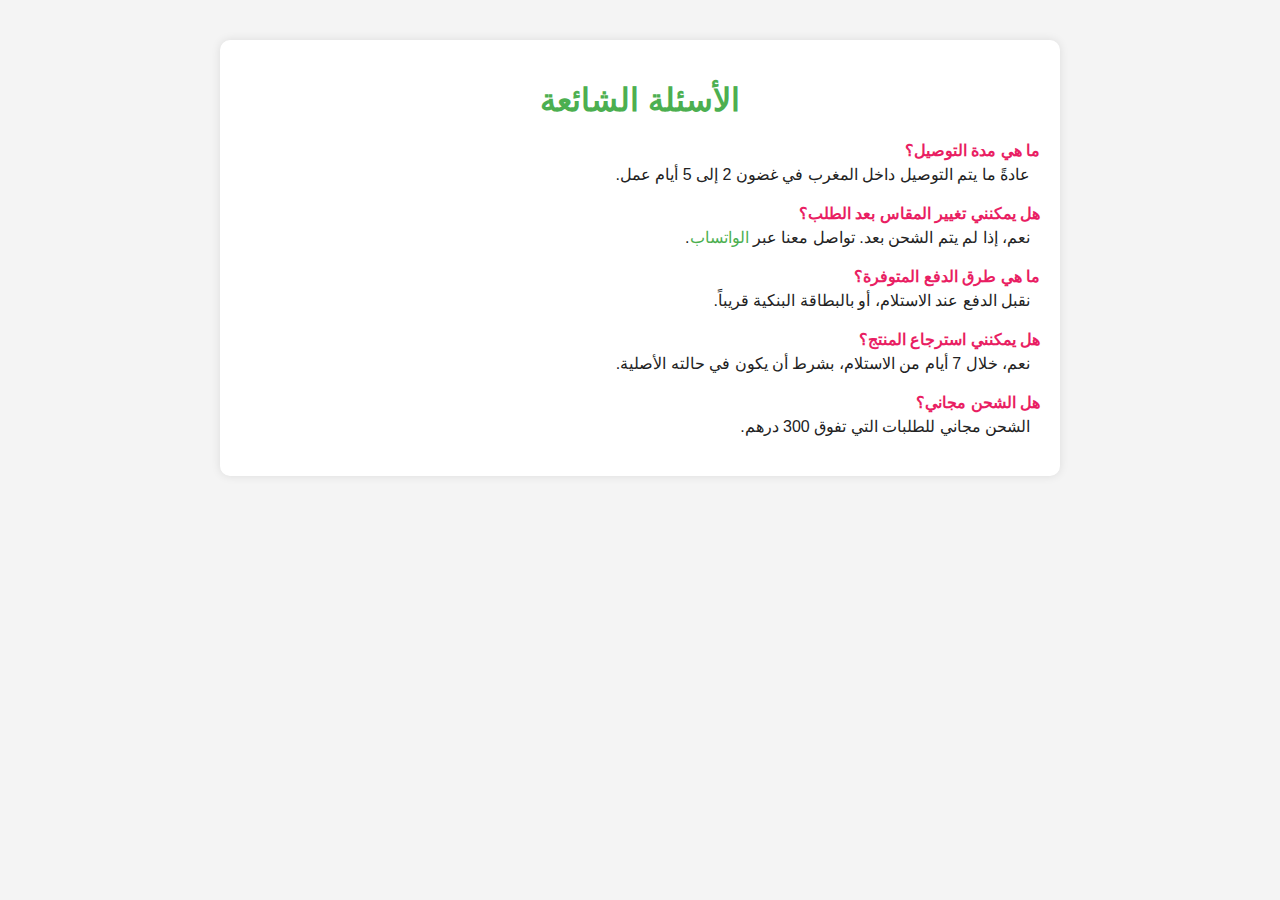
<file: faq.html>
<!DOCTYPE html>
<html lang="ar">
<head>
  <meta charset="UTF-8">
  <title>الأسئلة الشائعة - Vibes Moroccan Stor</title>
  <meta name="viewport" content="width=device-width, initial-scale=1.0">
  <style>
    body { font-family: Arial, sans-serif; background: #f4f4f4; color: #222; direction: rtl; margin: 0; padding: 0; }
    .container { max-width: 800px; margin: auto; padding: 20px; background: white; box-shadow: 0 0 10px rgba(0,0,0,0.1); border-radius: 10px; margin-top: 40px; }
    h1 { text-align: center; color: #4CAF50; }
    .faq-item { margin-bottom: 20px; }
    .faq-question { font-weight: bold; margin-bottom: 5px; color: #e91e63; }
    .faq-answer { margin-right: 10px; }
    a { color: #4CAF50; text-decoration: none; }
  </style>
</head>
<body>

  <div class="container">
    <h1>الأسئلة الشائعة</h1>

    <div class="faq-item">
      <div class="faq-question">ما هي مدة التوصيل؟</div>
      <div class="faq-answer">عادةً ما يتم التوصيل داخل المغرب في غضون 2 إلى 5 أيام عمل.</div>
    </div>

    <div class="faq-item">
      <div class="faq-question">هل يمكنني تغيير المقاس بعد الطلب؟</div>
      <div class="faq-answer">نعم، إذا لم يتم الشحن بعد. تواصل معنا عبر <a href="https://wa.me/212601280655">الواتساب</a>.</div>
    </div>

    <div class="faq-item">
      <div class="faq-question">ما هي طرق الدفع المتوفرة؟</div>
      <div class="faq-answer">نقبل الدفع عند الاستلام، أو بالبطاقة البنكية قريباً.</div>
    </div>

    <div class="faq-item">
      <div class="faq-question">هل يمكنني استرجاع المنتج؟</div>
      <div class="faq-answer">نعم، خلال 7 أيام من الاستلام، بشرط أن يكون في حالته الأصلية.</div>
    </div>

    <div class="faq-item">
      <div class="faq-question">هل الشحن مجاني؟</div>
      <div class="faq-answer">الشحن مجاني للطلبات التي تفوق 300 درهم.</div>
    </div>
  </div>

</body>
</html>
</file>
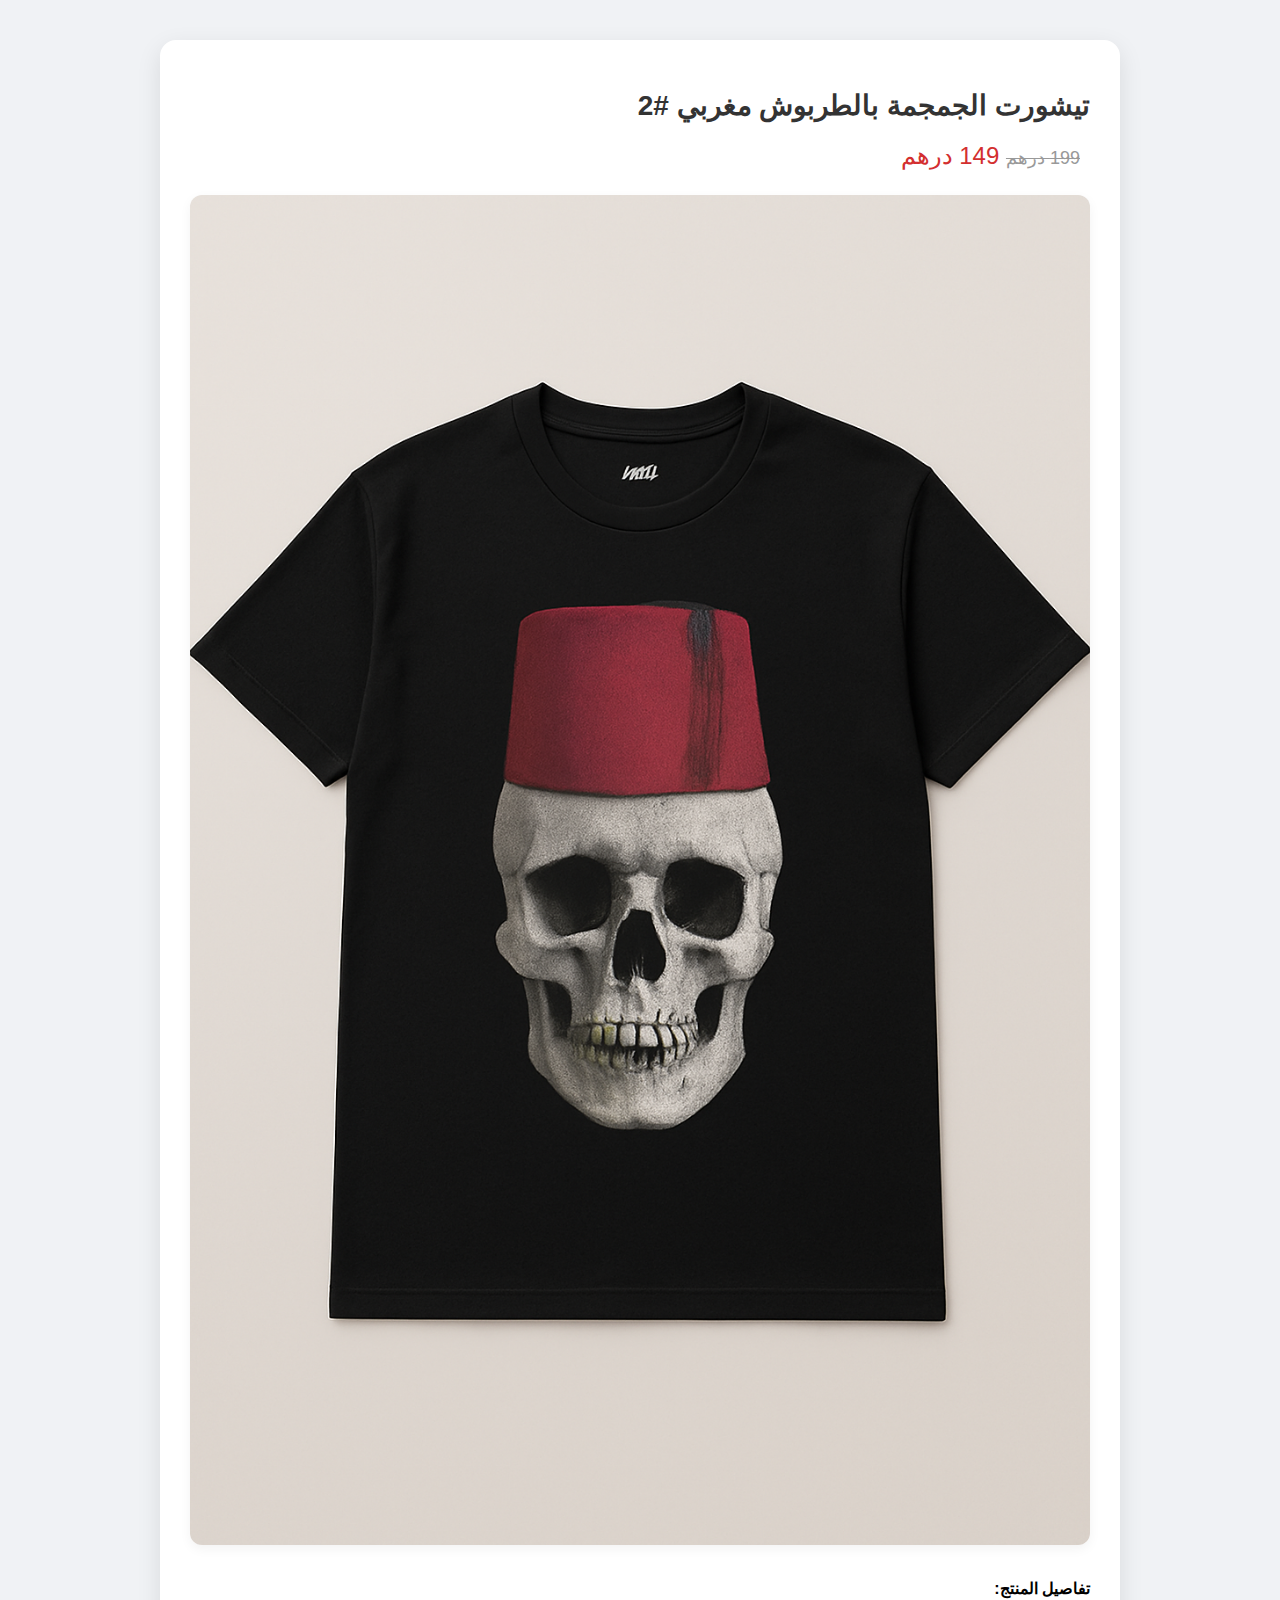
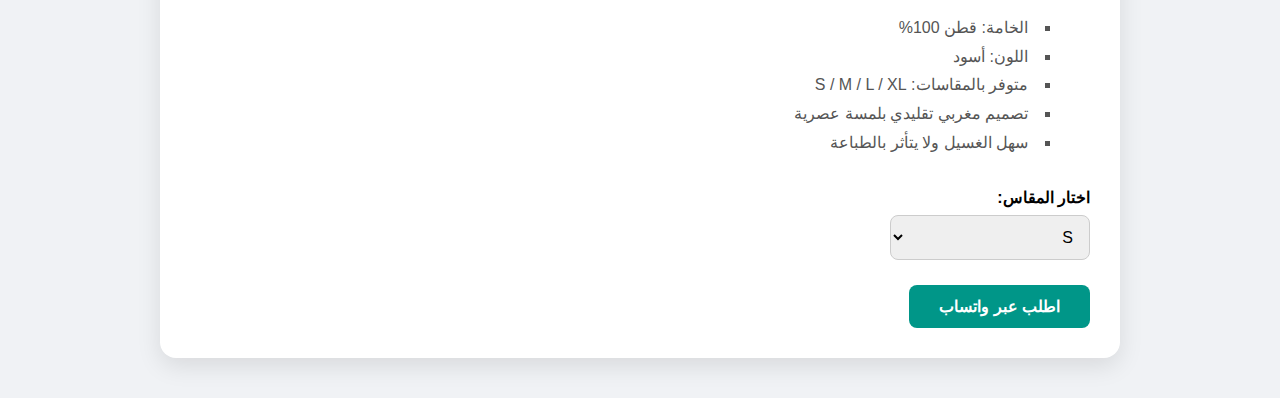
<file: product2.html>
<!DOCTYPE html>
<html lang="ar">
<head>
  <meta charset="UTF-8">
  <meta name="viewport" content="width=device-width, initial-scale=1.0">
  <title>تيشورت الجمجمة بالطريوش المغربي #2</title>
  <style>
    body {
      font-family: 'Segoe UI', Tahoma, Geneva, Verdana, sans-serif;
      background-color: #f0f2f5;
      margin: 0;
      padding: 0;
      direction: rtl;
    }
    .container {
      max-width: 900px;
      margin: 40px auto;
      background: #fff;
      border-radius: 16px;
      padding: 30px;
      box-shadow: 0 8px 24px rgba(0, 0, 0, 0.1);
    }
    h1 {
      color: #333;
      font-size: 28px;
      margin-bottom: 20px;
    }
    .price {
      font-size: 24px;
      color: #d32f2f;
      margin: 15px 0;
    }
    .old-price {
      font-size: 18px;
      color: #999;
      text-decoration: line-through;
      margin-right: 10px;
    }
    .images {
      margin: 25px 0;
    }
    .images img {
      width: 100%;
      border-radius: 12px;
      box-shadow: 0 4px 12px rgba(0, 0, 0, 0.05);
    }
    .details {
      margin: 30px 0;
    }
    .details p {
      font-weight: bold;
      margin-bottom: 10px;
    }
    .details ul {
      list-style: square inside;
      color: #555;
      line-height: 1.8;
    }
    label {
      display: block;
      margin-bottom: 8px;
      font-weight: bold;
    }
    select {
      padding: 12px;
      font-size: 16px;
      border-radius: 8px;
      border: 1px solid #ccc;
      width: 100%;
      max-width: 200px;
    }
    .btn {
      display: inline-block;
      margin-top: 25px;
      background-color: #009688;
      color: #fff;
      padding: 12px 30px;
      border-radius: 8px;
      text-decoration: none;
      font-size: 16px;
      font-weight: bold;
      transition: background-color 0.3s ease;
    }
    .btn:hover {
      background-color: #00796b;
    }
  </style>
</head>
<body>
  <div class="container">
    <h1>تيشورت الجمجمة بالطربوش مغربي #2</h1>

    <div class="price">
      <span class="old-price">199 درهم</span> 149 درهم
    </div>

    <div class="images">
      <img src="1972fd4a-82f4-482b-816c-7b3d9155129d.png" alt="T-shirt مغربي 2">
    </div>

    <div class="details">
      <p>تفاصيل المنتج:</p>
      <ul>
        <li>الخامة: قطن 100%</li>
        <li>اللون: أسود</li>
        <li>متوفر بالمقاسات: S / M / L / XL</li>
        <li>تصميم مغربي تقليدي بلمسة عصرية</li>
        <li>سهل الغسيل ولا يتأثر بالطباعة</li>
      </ul>
    </div>

    <label for="size">اختار المقاس:</label>
    <select id="size">
      <option value="S">S</option>
      <option value="M">M</option>
      <option value="L">L</option>
      <option value="XL">XL</option>
    </select>

    <div>
      <a class="btn" href="https://wa.me/212601280655?text=سلام، بغيت نطلب T-shirt مغربي رقم 2 بمقاس [اكتب المقاس هنا]">اطلب عبر واتساب</a>
    </div>
  </div>
</body>
</html>
</file>
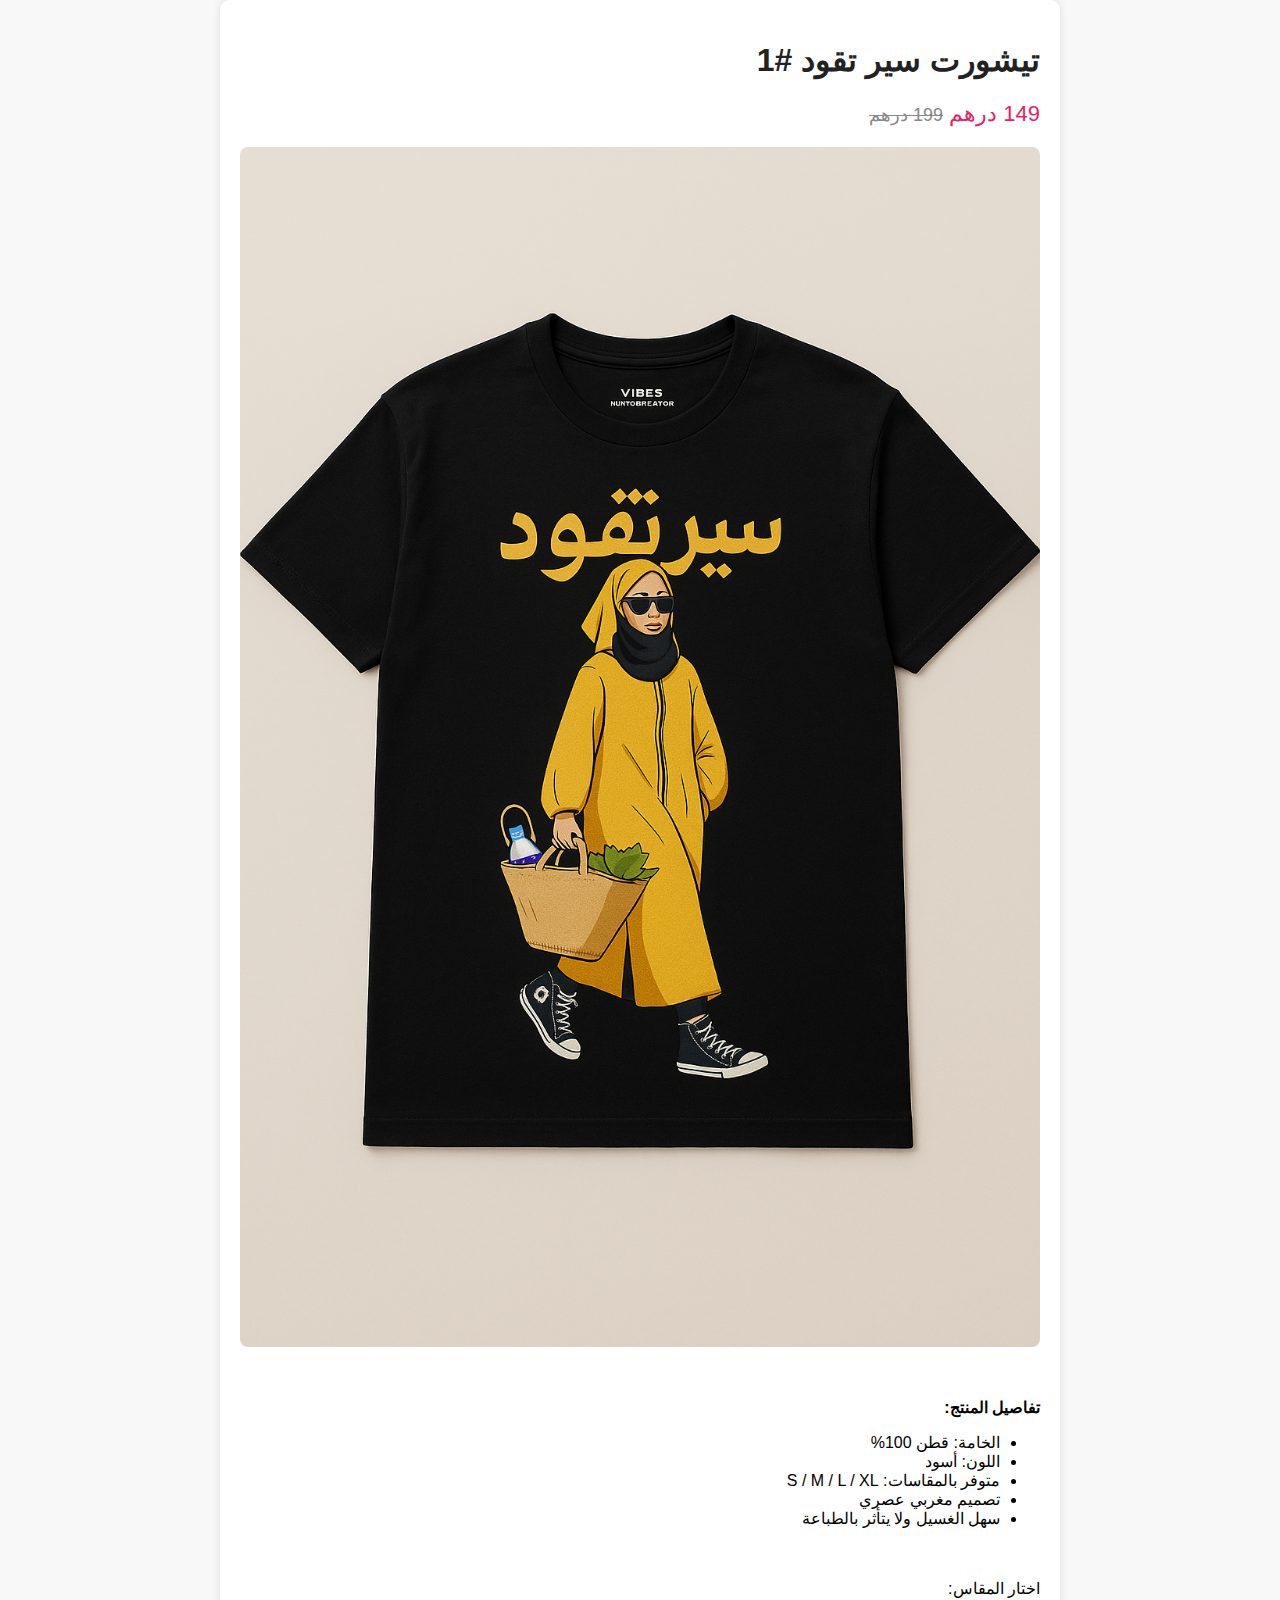
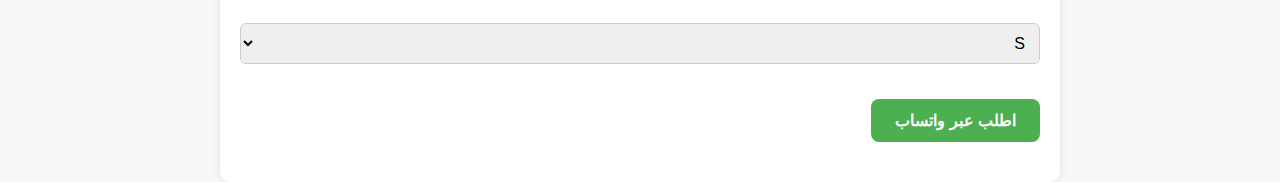
<file: product3.html>
<!DOCTYPE html>
<html lang="ar">
<head>
  <meta charset="UTF-8">
  <meta name="viewport" content="width=device-width, initial-scale=1.0">
  <title>تيشورت سير تقود </title>
  <style>
    body { font-family: Arial, sans-serif; background: #f8f8f8; margin: 0; padding: 0; direction: rtl; }
    .container { max-width: 800px; margin: auto; background: white; padding: 20px; border-radius: 10px; box-shadow: 0 0 10px rgba(0,0,0,0.1); }
    h1 { color: #222; }
    .price { font-size: 22px; color: #e91e63; margin: 10px 0; }
    .old-price { text-decoration: line-through; color: #888; margin-left: 10px; font-size: 18px; }
    .images { display: flex; flex-direction: column; gap: 15px; margin: 20px 0; }
    .images img { width: 100%; border-radius: 8px; }
    .details { margin: 20px 0; }
    .btn { display: inline-block; background: #4CAF50; color: white; padding: 12px 24px; border-radius: 8px; text-decoration: none; font-weight: bold; }
    select { padding: 10px; font-size: 16px; border-radius: 6px; border: 1px solid #ccc; margin-top: 10px; }
  </style>
</head>
<body>
  <div class="container">
    <h1>تيشورت سير تقود #1</h1>

    <div class="price">
      149 درهم <span class="old-price">199 درهم</span>
    </div>

    <div class="images">
      <img src="ChatGPT Image May 24, 2025, 12_41_43 PM.png" alt="صورة التيشورت 1"
    </div>

    <div class="details">
      <p><strong>تفاصيل المنتج:</strong></p>
      <ul>
        <li>الخامة: قطن 100%</li>
        <li>اللون: أسود</li>
        <li>متوفر بالمقاسات: S / M / L / XL</li>
        <li>تصميم مغربي عصري</li>
        <li>سهل الغسيل ولا يتأثر بالطباعة</li>
      </ul>
    </div>

    <label for="size">اختار المقاس:</label>
    <select id="size">
      <option value="S">S</option>
      <option value="M">M</option>
      <option value="L">L</option>
      <option value="XL">XL</option>
    </select>

    <div style="margin-top: 20px">
      <a class="btn" href="https://wa.me/212601280655?text=سلام، بغيت نطلب T-shirt مغربي رقم 1 بمقاس [اكتب المقاس هنا]">اطلب عبر واتساب</a>
    </div>
  </div>
</body>
</html>
</file>
